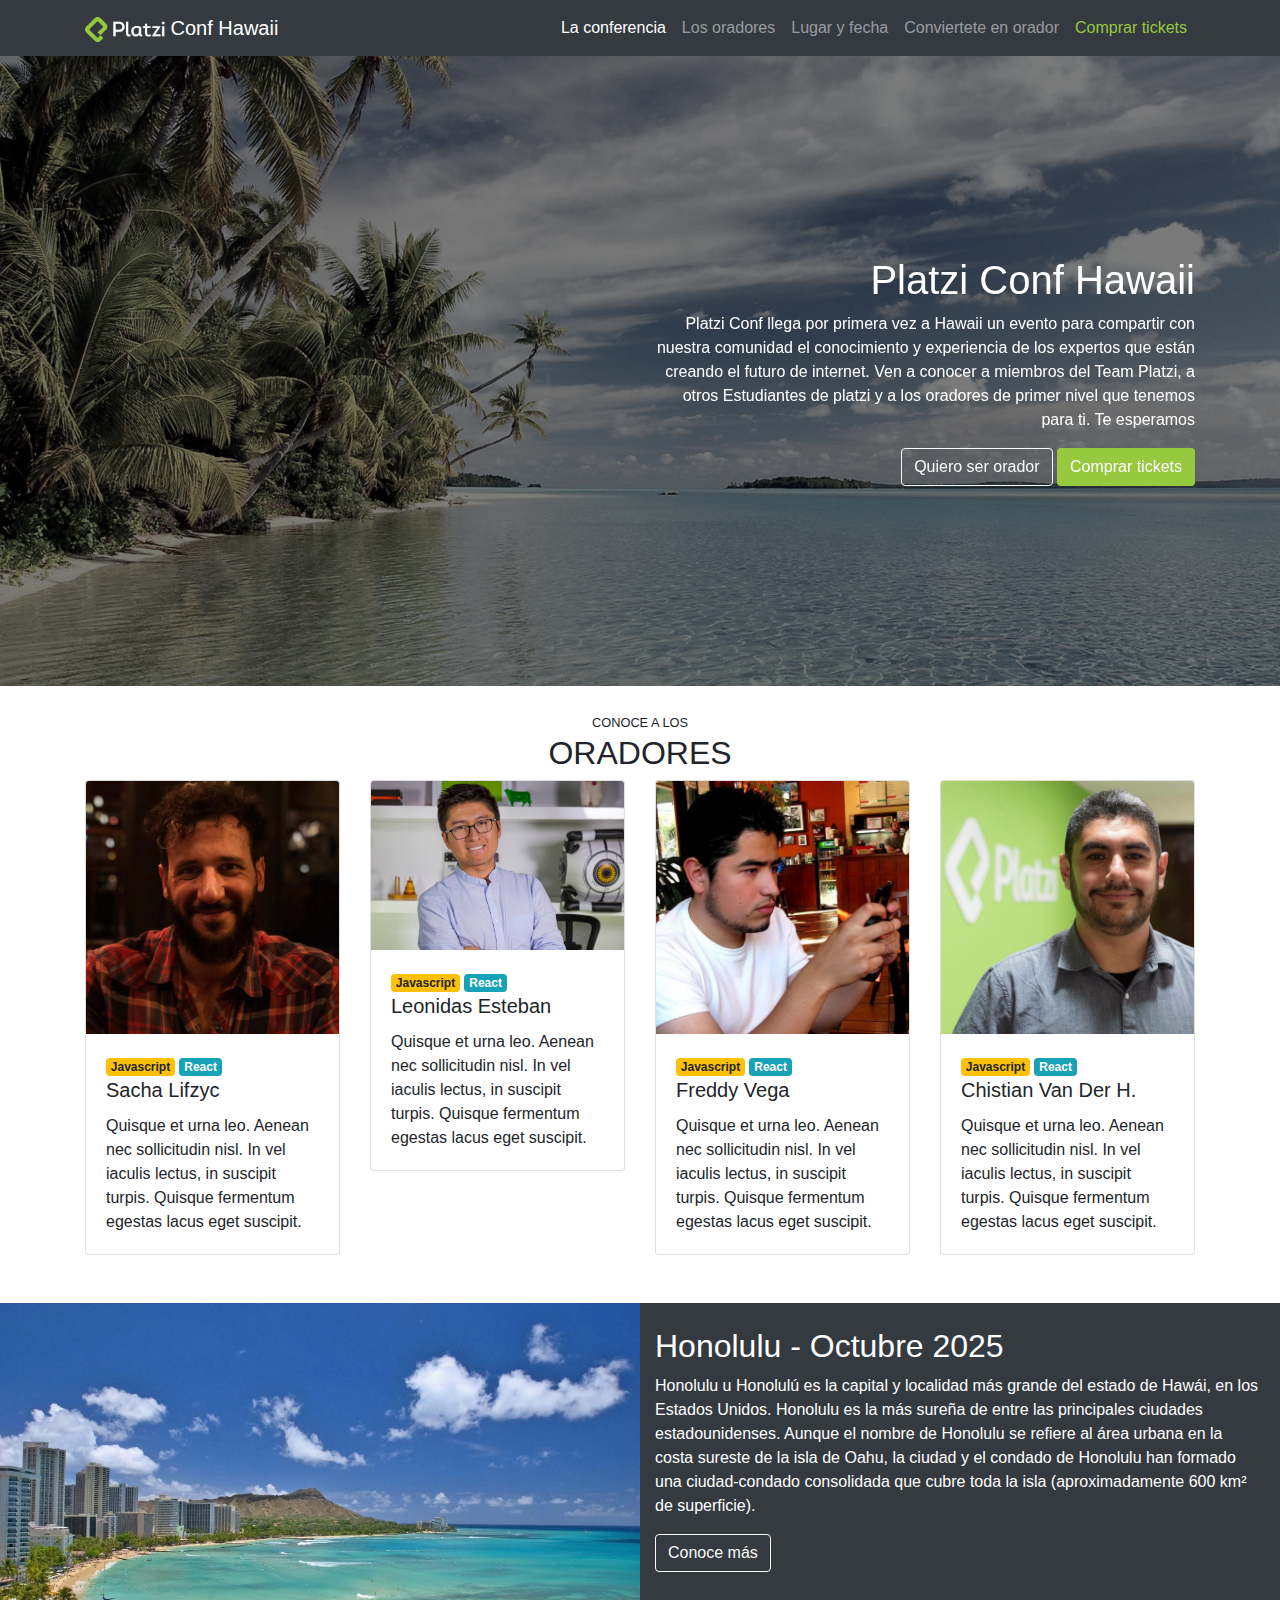
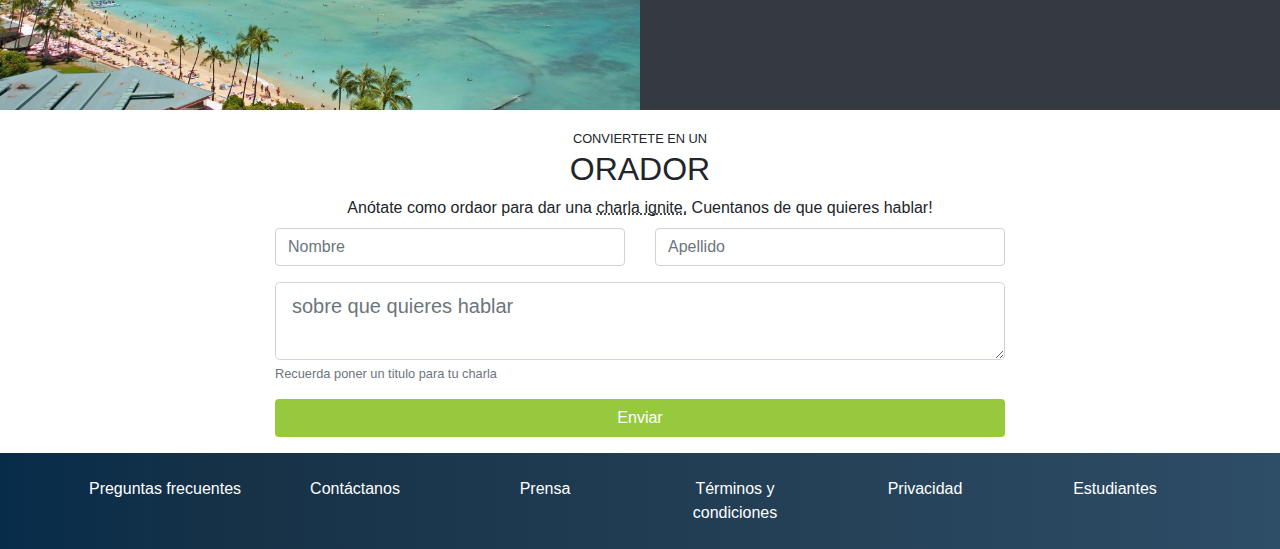
<file: index.html>
<!doctype html>
<html lang="en">
  <head>
    <!-- Required meta tags -->
    <meta charset="utf-8">
    <meta name="viewport" content="width=device-width, initial-scale=1, shrink-to-fit=no">

    <!-- Bootstrap CSS -->
    <link rel="stylesheet" href="https://stackpath.bootstrapcdn.com/bootstrap/4.4.1/css/bootstrap.min.css" integrity="sha384-Vkoo8x4CGsO3+Hhxv8T/Q5PaXtkKtu6ug5TOeNV6gBiFeWPGFN9MuhOf23Q9Ifjh" crossorigin="anonymous">
    <link rel="stylesheet" href="index.css">
    <title>Hello, world!</title>
  </head>
  <body data-spy="scroll" data-target="#navbar" data-offset="57">
    <!-- header -->
    <nav id="header" class="navbar navbar-expand-lg navbar-dark bg-dark sticky-top">
      <div class="container">
        <a class="navbar-brand" href="#">
          <img src="assets/images/platzi-logo.png" alt="Platzi logo">
          Conf Hawaii
        </a>
        <button class="navbar-toggler" type="button" data-toggle="collapse" data-target="#navbar" aria-controls="navbarSupportedContent" aria-expanded="false" aria-label="Toggle navigation">
          <span class="navbar-toggler-icon"></span>
        </button>

        <div class="collapse navbar-collapse" id="navbar">
          <ul class="navbar-nav ml-auto">
            <li class="nav-item active">
              <a class="nav-link" href="#main">La conferencia <span class="sr-only">(current)</span></a>
            </li>
            <li class="nav-item">
              <a class="nav-link" href="#speakers">Los oradores</a>
            </li>
            <li class="nav-item">
              <a class="nav-link" href="#place-time">Lugar y fecha</a>
            </li>
            <li class="nav-item">
              <a class="nav-link" href="#conviertete-en-orador">Conviertete en orador</a>
            </li>
            <li class="nav-item">
              <a class="nav-link text-platzi" href="#" data-toggle="modal" data-target="#modalCompra">Comprar tickets</a>
            </li>
          </ul>
        </div>
      </div>
    </nav>
    <!-- /header -->

    <!--main -->
    <main id="main">
      <div id="carousel" class="carousel slide carousel-fade" data-ride="carousel" data-pause="false">
        <div class="carousel-inner">
          <div class="carousel-item active">
            <img src="assets/images/hawaii.jpg" class="d-block w-100" alt="Hawai 1">
          </div>
          <div class="carousel-item">
            <img src="assets/images/hawaii2.jpg" class="d-block w-100" alt="Hawai 2">
          </div>
          <div class="carousel-item">
            <img src="assets/images/hawaii3.jpeg" class="d-block w-100" alt="Hawai 3">
          </div>
          <div class="overlay">
            <div class="container">
              <div class="row align-items-center">
                <div class="col-md-6 offset-md-6 text-center text-md-right">
                  <h1>Platzi Conf Hawaii</h1>
                  <p class="d-none d-md-block">Platzi Conf llega por primera vez a Hawaii un evento
                    para compartir con nuestra comunidad el conocimiento y
                    experiencia de los expertos que están creando el futuro
                    de internet.
                    Ven a conocer a miembros del Team Platzi, a otros Estudiantes
                    de platzi y a los oradores de primer nivel que tenemos para ti.
                    Te esperamos
                  </p>
                  <a href="#" class="btn btn-outline-light">Quiero ser orador</a>
                  <button type="button" class="btn btn-platzi" data-toggle="modal" data-target="#modalCompra">Comprar tickets</button>
                </div>
              </div>
            </div>
          </div>
        </div>
      </div>
    </main>
    <!--/main -->

    <!--Speakers -->
    <section id="speakers" class="mt-4 mb-4">
      <div class="container">
        <div class="row">
          <div class="col  text-center text-uppercase">
            <small>Conoce a los</small>
            <h2>Oradores</h2>
          </div>
        </div>
        <div class="row">
          <div class="col-md-4 mb-4 col-12 col-sm-6 col-lg-3">
            <div class="card">
              <img src="assets/speakers/sacha.jpg" class="card-img-top" alt="sacha">
              <div class="card-body">
                <div class="badges">
                  <span class="badge badge-warning">Javascript</span>
                  <span class="badge badge-info">React</span>
                </div>
                <h5 class="card-title">Sacha Lifzyc</h5>
                <p class="card-text">Quisque et urna leo. Aenean nec sollicitudin nisl.
                  In vel iaculis lectus, in suscipit turpis. Quisque fermentum egestas
                  lacus eget suscipit.</p>
              </div>
            </div>
          </div>
          <div class="col-md-4 mb-4 col-12 col-sm-6 col-lg-3">
            <div class="card">
              <img src="assets/speakers/leonidas.jpeg" class="card-img-top" alt="leonidas">
              <div class="card-body">
                <div class="badges">
                  <span class="badge badge-warning">Javascript</span>
                  <span class="badge badge-info">React</span>
                </div>
                <h5 class="card-title">Leonidas Esteban</h5>
                <p class="card-text">Quisque et urna leo. Aenean nec sollicitudin nisl.
                  In vel iaculis lectus, in suscipit turpis. Quisque fermentum egestas
                  lacus eget suscipit.</p>
              </div>
            </div>
          </div>
          <div class="col-md-4 mb-4 col-12 col-sm-6 col-lg-3">
            <div class="card">
              <img src="assets/speakers/freddy.jpeg" class="card-img-top" alt="fredy">
              <div class="card-body">
                <div class="badges">
                  <span class="badge badge-warning">Javascript</span>
                  <span class="badge badge-info">React</span>
                </div>
                <h5 class="card-title">Freddy Vega</h5>
                <p class="card-text">Quisque et urna leo. Aenean nec sollicitudin nisl.
                  In vel iaculis lectus, in suscipit turpis. Quisque fermentum egestas
                  lacus eget suscipit.</p>
              </div>
            </div>
          </div>
          <div class="col-md-4 mb-4 col-12 col-sm-6 col-lg-3">
            <div class="card">
              <img src="assets/speakers/cvander.jpeg" class="card-img-top" alt="cvh">
              <div class="card-body">
                <div class="badges">
                  <span class="badge badge-warning">Javascript</span>
                  <span class="badge badge-info">React</span>
                </div>
                <h5 class="card-title">Chistian Van Der H.</h5>
                <p class="card-text">Quisque et urna leo. Aenean nec sollicitudin nisl.
                  In vel iaculis lectus, in suscipit turpis. Quisque fermentum egestas
                  lacus eget suscipit.</p>
              </div>
            </div>
          </div>
        </div>
      </div>
    </section>
    <!--Speakers -->

    <!-- Lugar y Fecha -->
    <section id="place-time">
      <div class="container-fluid">
        <div class="row">
          <div class="col-12 col-lg-6 pl-0 pr-0">
            <img src="assets/images/honolulu.jpg" alt="Honolulu" />
          </div>
          <div class="col-12 col-lg-6 pt-4 pb-4">
            <h2>Honolulu - Octubre 2025</h2>
            <p>
              Honolulu u Honolulú​ es la capital y localidad
              más grande del estado de Hawái,
              en los Estados Unidos.​ Honolulu es la más
              sureña de entre las principales ciudades
              estadounidenses. Aunque el nombre de Honolulu
              se refiere al área urbana en la costa sureste
              de la isla de Oahu, la ciudad y el condado de
               Honolulu han formado una ciudad-condado
               consolidada que cubre toda la isla
               (aproximadamente 600 km² de superficie).
            </p>
            <a class="btn btn-outline-light" href="https://es.wikipedia.org/wiki/Honolulu">Conoce más</a>
          </div>
        </div>
      </div>
    </section>
    <!-- /Lugar y Fecha -->

    <!-- conviertete en orador -->
    <section id="conviertete-en-orador" class="pt-3 pb-3">
      <div class="container">
        <div class="row">
          <div class="col text-uppercase text-center">
            <small>Conviertete en un</small>
            <h2>orador</h2>
          </div>
        </div>
        <div class="row">
          <div class="col text-center">
            Anótate como ordaor para dar una <abbr data-toggle="tootip" title="Charlas de 5 minutos">charla ignite.</abbr>
            Cuentanos de que quieres hablar!
          </div>
        </div>
        <div class="row">
          <div class="col col-md-10 offset-md-1 col-lg-8 offset-lg-2  pt-2">
            <form>
              <div class="row">
                <div class="form-group col-12 col-md-6">
                  <input type="text" class="form-control" placeholder="Nombre">
                </div>
                <div class="form-group col-12 col-md-6">
                  <input type="text" class="form-control" placeholder="Apellido">
                </div>
              </div>
              <div class="form-row">
                <div class="form-group col">
                  <textarea name="text" class="form-control form-control-lg" placeholder="sobre que quieres hablar"></textarea>
                  <small class="form-text text-muted">
                    Recuerda poner un titulo para tu charla
                  </small>
                </div>
              </div>
              <div class="form-row">
                <div class="col">
                  <button type="button" class="btn btn-platzi btn-block">Enviar</button>
                </div>
              </div>
            </form>
          </div>
        </div>
      </div>
    </section>
    <!-- /conviertete en orador -->

    <!-- Footer  -->
    <footer id="footer" class="pb-4 pt-4">
      <div class="container">
        <div class="row text-center">
          <div class="col-12 col-lg">
            <a href="#">Preguntas frecuentes</a>
          </div>
          <div class="col-12 col-lg">
            <a href="#">Contáctanos</a>
          </div>
          <div class="col-12 col-lg">
            <a href="#">Prensa</a>
          </div>
          <div class="col-12 col-lg">
            <a href="#">Términos y condiciones</a>
          </div>
          <div class="col-12 col-lg">
            <a href="#">Privacidad</a>
          </div>
          <div class="col-12 col-lg">
            <a href="#">Estudiantes</a>
          </div>
        </div>
      </div>
    </footer>
    <!-- /Footer  -->

    <!-- Modal -->
    <div class="modal fade" id="modalCompra" tabindex="-1" role="dialog" aria-labelledby="exampleModalCenterTitle" aria-hidden="true">
      <div class="modal-dialog modal-dialog-centered" role="document">
        <div class="modal-content">
          <div class="modal-header">
            <h5 class="modal-title" id="exampleModalCenterTitle">Comprar tickets</h5>
            <button type="button" class="close" data-dismiss="modal" aria-label="Close">
              <span aria-hidden="true">&times;</span>
            </button>
          </div>
          <div class="modal-body">
            <form>
              <div class="form-row">
                <div class="form-group col">
                  <div class="input-group mb-3">
                    <div class="input-group-prepend">
                      <span class="input-group-text" id="basic-addon1">@</span>
                    </div>
                    <input type="text" class="form-control" placeholder="Username" aria-label="Username" aria-describedby="basic-addon1">
                  </div>
                </div>
              </div>
            </form>
            <div class="alert alert-warning" role="alert">
              Recibiras un correo de confirmación si sales sorteado
            </div>
          </div>
          <div class="modal-footer">
            <button type="button" class="btn btn-secondary" data-dismiss="modal">Cancelar</button>
            <button type="button" class="btn btn-platzi">Comprar</button>
          </div>
        </div>
      </div>
    </div>
    <!-- /Modal -->

    <!-- Optional JavaScript -->
    <!-- jQuery first, then Popper.js, then Bootstrap JS -->
    <script src="https://code.jquery.com/jquery-3.4.1.slim.min.js" integrity="sha384-J6qa4849blE2+poT4WnyKhv5vZF5SrPo0iEjwBvKU7imGFAV0wwj1yYfoRSJoZ+n" crossorigin="anonymous"></script>
    <script src="https://cdn.jsdelivr.net/npm/popper.js@1.16.0/dist/umd/popper.min.js" integrity="sha384-Q6E9RHvbIyZFJoft+2mJbHaEWldlvI9IOYy5n3zV9zzTtmI3UksdQRVvoxMfooAo" crossorigin="anonymous"></script>
    <script src="https://stackpath.bootstrapcdn.com/bootstrap/4.4.1/js/bootstrap.min.js" integrity="sha384-wfSDF2E50Y2D1uUdj0O3uMBJnjuUD4Ih7YwaYd1iqfktj0Uod8GCExl3Og8ifwB6" crossorigin="anonymous"></script>
    <script src="index.js"></script>
  </body>
</html>
</file>
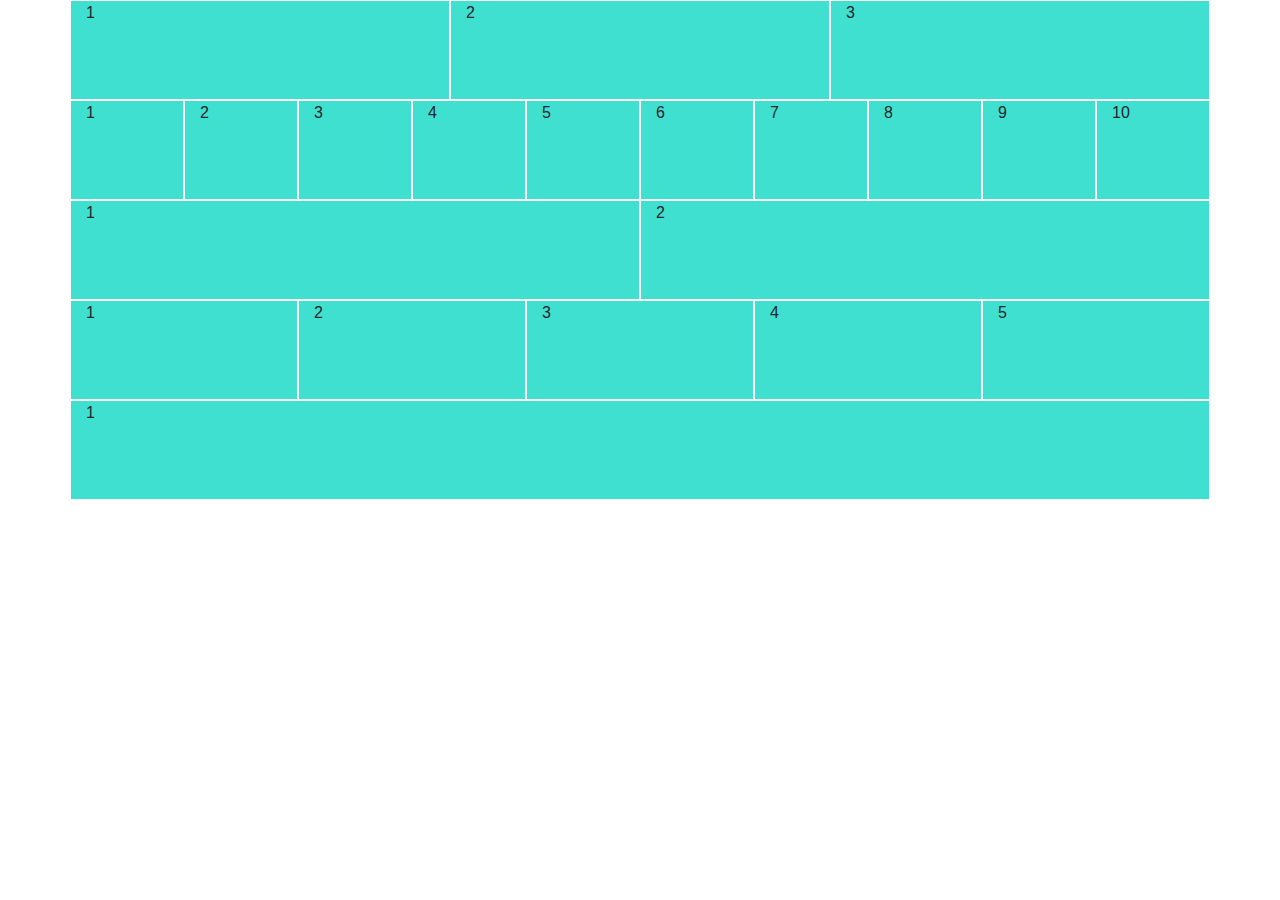
<file: desafio1.html>
<!doctype html>
<html lang="en">
  <head>
    <!-- Required meta tags -->
    <meta charset="utf-8">
    <meta name="viewport" content="width=device-width, initial-scale=1, shrink-to-fit=no">

    <!-- Bootstrap CSS -->
    <link rel="stylesheet" href="https://stackpath.bootstrapcdn.com/bootstrap/4.4.1/css/bootstrap.min.css" integrity="sha384-Vkoo8x4CGsO3+Hhxv8T/Q5PaXtkKtu6ug5TOeNV6gBiFeWPGFN9MuhOf23Q9Ifjh" crossorigin="anonymous">
    <style media="screen">
      .col {
        border: 1px solid white;
        width: 100%;
        height: 100px;
      }
    </style>
    <title>Hello, world!</title>
  </head>
  <body>
    <div class="container" style="background: lightgreen">
      <div class="row">
         <div class="col" style="background: turquoise">
           1
         </div>
         <div class="col" style="background: turquoise">
           2
         </div>
         <div class="col" style="background: turquoise">
           3
         </div>
      </div>

      <div class="row">
         <div class="col" style="background: turquoise">
           1
         </div>
         <div class="col" style="background: turquoise">
           2
         </div>
         <div class="col" style="background: turquoise">
           3
         </div>
         <div class="col" style="background: turquoise">
           4
         </div>
         <div class="col" style="background: turquoise">
           5
         </div>
         <div class="col" style="background: turquoise">
           6
         </div>
         <div class="col" style="background: turquoise">
           7
         </div>
         <div class="col" style="background: turquoise">
           8
         </div>
         <div class="col" style="background: turquoise">
           9
         </div>
         <div class="col" style="background: turquoise">
           10
         </div>
      </div>

      <div class="row">
         <div class="col" style="background: turquoise">
           1
         </div>
         <div class="col" style="background: turquoise">
           2
         </div>
      </div>

      <div class="row">
         <div class="col" style="background: turquoise">
           1
         </div>
         <div class="col" style="background: turquoise">
           2
         </div>
         <div class="col" style="background: turquoise">
           3
         </div>
         <div class="col" style="background: turquoise">
           4
         </div>
         <div class="col" style="background: turquoise">
           5
         </div>
      </div>

      <div class="row">
         <div class="col" style="background: turquoise">
           1
         </div>
      </div>
    </div>





    <!-- Optional JavaScript -->
    <!-- jQuery first, then Popper.js, then Bootstrap JS -->
    <script src="https://code.jquery.com/jquery-3.4.1.slim.min.js" integrity="sha384-J6qa4849blE2+poT4WnyKhv5vZF5SrPo0iEjwBvKU7imGFAV0wwj1yYfoRSJoZ+n" crossorigin="anonymous"></script>
    <script src="https://cdn.jsdelivr.net/npm/popper.js@1.16.0/dist/umd/popper.min.js" integrity="sha384-Q6E9RHvbIyZFJoft+2mJbHaEWldlvI9IOYy5n3zV9zzTtmI3UksdQRVvoxMfooAo" crossorigin="anonymous"></script>
    <script src="https://stackpath.bootstrapcdn.com/bootstrap/4.4.1/js/bootstrap.min.js" integrity="sha384-wfSDF2E50Y2D1uUdj0O3uMBJnjuUD4Ih7YwaYd1iqfktj0Uod8GCExl3Og8ifwB6" crossorigin="anonymous"></script>
  </body>
</html>
</file>
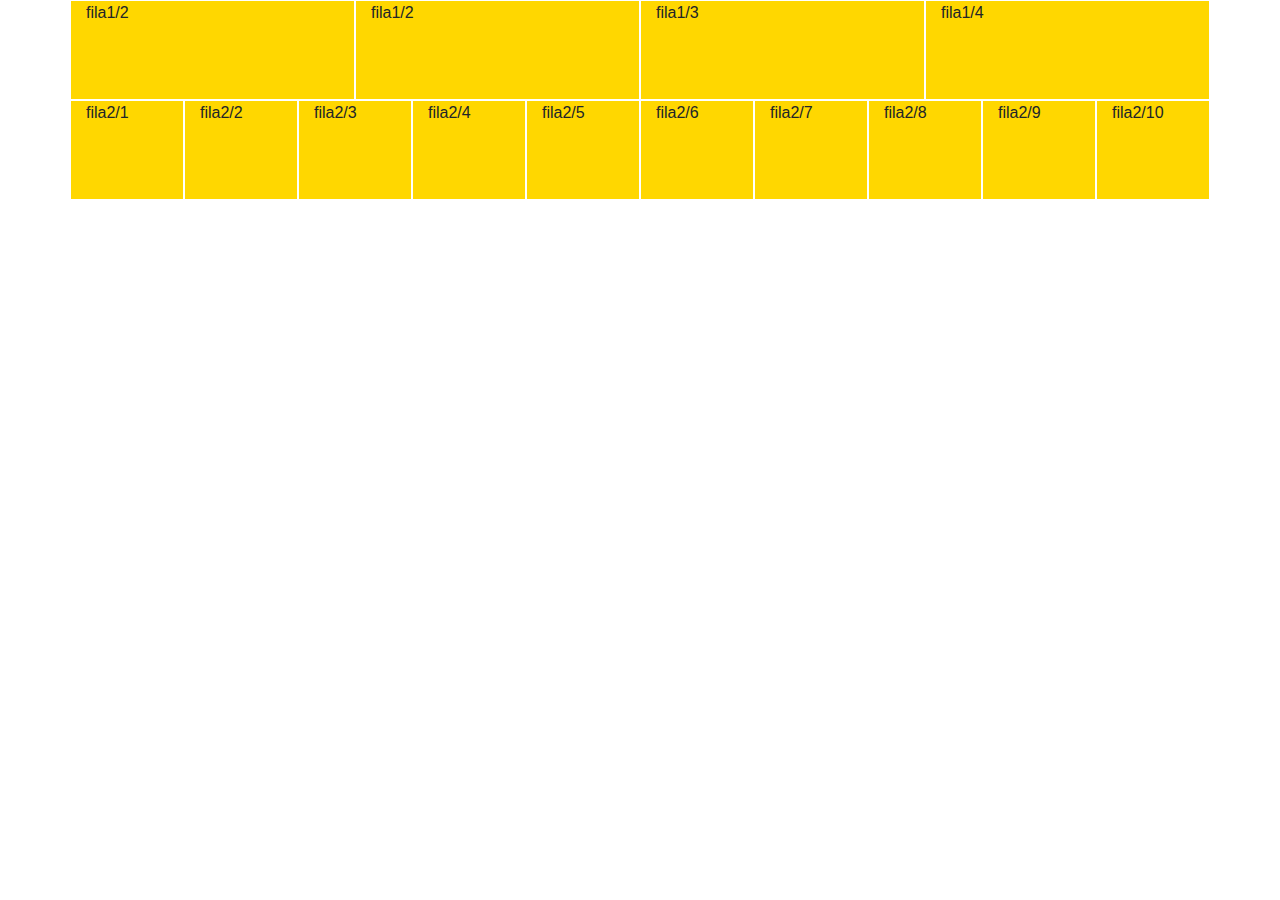
<file: desafio2.html>
<!doctype html>
<html lang="en">
  <head>
    <!-- Required meta tags -->
    <meta charset="utf-8">
    <meta name="viewport" content="width=device-width, initial-scale=1, shrink-to-fit=no">

    <!-- Bootstrap CSS -->
    <link rel="stylesheet" href="https://stackpath.bootstrapcdn.com/bootstrap/4.4.1/css/bootstrap.min.css" integrity="sha384-Vkoo8x4CGsO3+Hhxv8T/Q5PaXtkKtu6ug5TOeNV6gBiFeWPGFN9MuhOf23Q9Ifjh" crossorigin="anonymous">
    <style media="screen">
      .col {
        border: 1px solid white;
        width: 100%;
        height: 100px;
      }
    </style>
    <title>Hello, world!</title>
  </head>
  <body>
    <div class="container" style="background: gold">
      <div class="row">
         <div class="col col-lg-3 col-md-3 col-6" style="background: gold">
           fila1/2
         </div>
         <div class="col col-lg-3 col-md-3 col-6" style="background: gold">
           fila1/2
         </div>
         <div class="col col-lg-3 col-md-3 col-6" style="background: gold">
           fila1/3
         </div>
         <div class="col col-lg-3 col-md-3 col-6" style="background: gold">
           fila1/4
         </div>
      </div>

      <div class="row">
         <div class="col col-lg col-md-6 col-sm-6 col-12" style="background: gold">
           fila2/1
         </div>
         <div class="col col-lg col-md-6 col-sm-6 col-12" style="background: gold">
           fila2/2
         </div>
         <div class="col col-lg col-md-6 col-sm-6 col-12" style="background: gold">
           fila2/3
         </div>
         <div class="col col-lg col-md-6 col-sm-6 col-12" style="background: gold">
           fila2/4
         </div>
         <div class="col col-lg col-md-6 col-sm-6 col-12" style="background: gold">
           fila2/5
         </div>
         <div class="col col-lg col-md-6 col-sm-6 col-12" style="background: gold">
           fila2/6
         </div>
         <div class="col col-lg col-md-6 col-sm-6 col-12" style="background: gold">
           fila2/7
         </div>
         <div class="col col-lg col-md-6 col-sm-6 col-12" style="background: gold">
           fila2/8
         </div>
         <div class="col col-lg col-md-6 col-sm-6 col-12" style="background: gold">
           fila2/9
         </div>
         <div class="col col-lg col-md-6 col-sm-6 col-12" style="background: gold">
           fila2/10
         </div>
      </div>


    </div>





    <!-- Optional JavaScript -->
    <!-- jQuery first, then Popper.js, then Bootstrap JS -->
    <script src="https://code.jquery.com/jquery-3.4.1.slim.min.js" integrity="sha384-J6qa4849blE2+poT4WnyKhv5vZF5SrPo0iEjwBvKU7imGFAV0wwj1yYfoRSJoZ+n" crossorigin="anonymous"></script>
    <script src="https://cdn.jsdelivr.net/npm/popper.js@1.16.0/dist/umd/popper.min.js" integrity="sha384-Q6E9RHvbIyZFJoft+2mJbHaEWldlvI9IOYy5n3zV9zzTtmI3UksdQRVvoxMfooAo" crossorigin="anonymous"></script>
    <script src="https://stackpath.bootstrapcdn.com/bootstrap/4.4.1/js/bootstrap.min.js" integrity="sha384-wfSDF2E50Y2D1uUdj0O3uMBJnjuUD4Ih7YwaYd1iqfktj0Uod8GCExl3Og8ifwB6" crossorigin="anonymous"></script>
  </body>
</html>
</file>
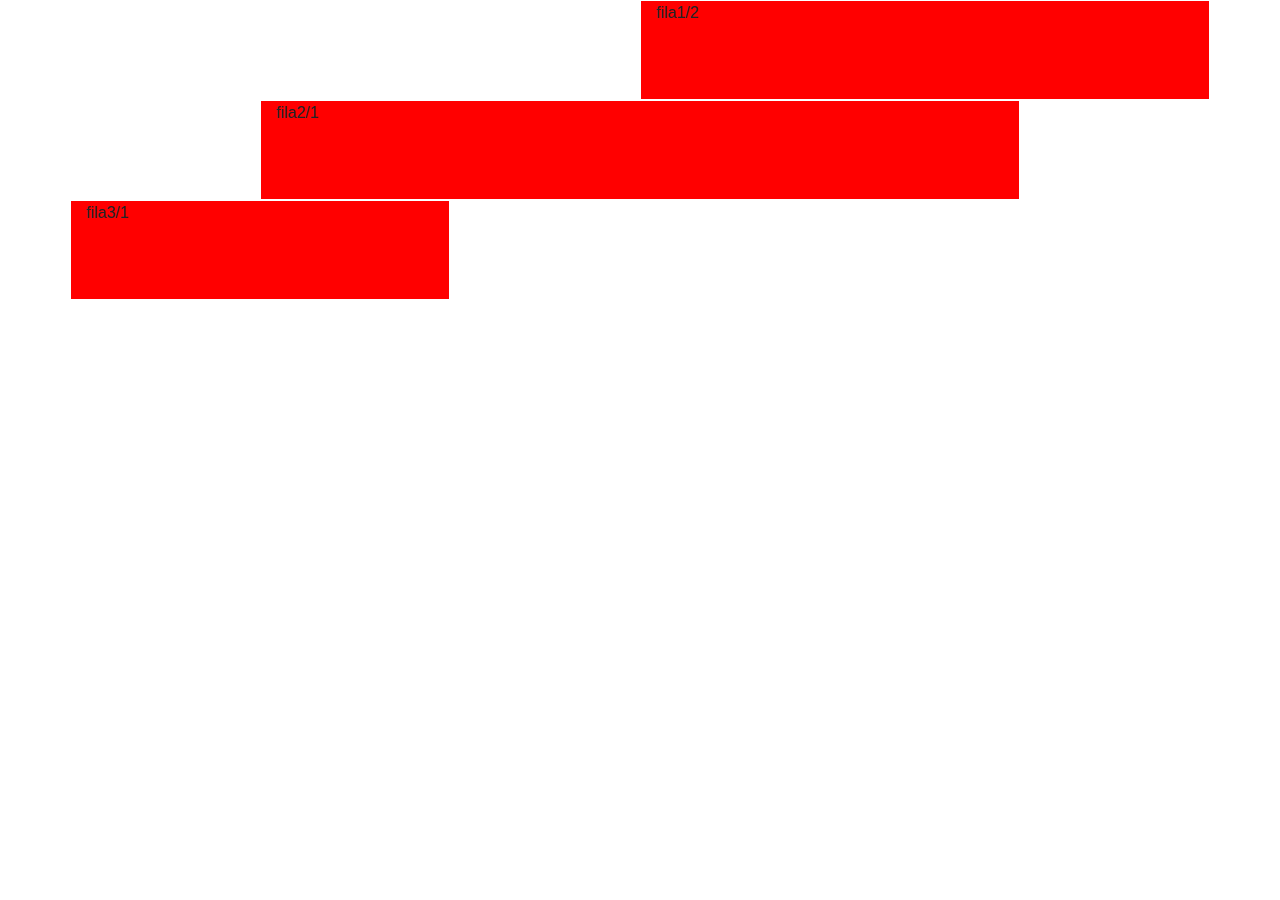
<file: desafio3.html>
<!doctype html>
<html lang="en">
  <head>
    <!-- Required meta tags -->
    <meta charset="utf-8">
    <meta name="viewport" content="width=device-width, initial-scale=1, shrink-to-fit=no">

    <!-- Bootstrap CSS -->
    <link rel="stylesheet" href="https://stackpath.bootstrapcdn.com/bootstrap/4.4.1/css/bootstrap.min.css" integrity="sha384-Vkoo8x4CGsO3+Hhxv8T/Q5PaXtkKtu6ug5TOeNV6gBiFeWPGFN9MuhOf23Q9Ifjh" crossorigin="anonymous">
    <style media="screen">
      .col {
        border: 1px solid white;
        width: 100%;
        height: 100px;
      }
    </style>
    <title>Hello, world!</title>
  </head>
  <body>
    <div class="container" style="background: white">
      <div class="row">
         <div class="col col-md-6 offset-md-6" style="background: red">
           fila1/2
         </div>
      </div>

      <div class="row">
         <div class="col col-md-8 offset-md-2 col-sm-8 col-8" style="background: red">
           fila2/1
         </div>
      </div>

      <div class="row">
         <div class="col col-sm-3 offset-sm-9 offset-9 col-md-4 offset-md-0" style="background: red">
           fila3/1
         </div>
      </div>


    </div>





    <!-- Optional JavaScript -->
    <!-- jQuery first, then Popper.js, then Bootstrap JS -->
    <script src="https://code.jquery.com/jquery-3.4.1.slim.min.js" integrity="sha384-J6qa4849blE2+poT4WnyKhv5vZF5SrPo0iEjwBvKU7imGFAV0wwj1yYfoRSJoZ+n" crossorigin="anonymous"></script>
    <script src="https://cdn.jsdelivr.net/npm/popper.js@1.16.0/dist/umd/popper.min.js" integrity="sha384-Q6E9RHvbIyZFJoft+2mJbHaEWldlvI9IOYy5n3zV9zzTtmI3UksdQRVvoxMfooAo" crossorigin="anonymous"></script>
    <script src="https://stackpath.bootstrapcdn.com/bootstrap/4.4.1/js/bootstrap.min.js" integrity="sha384-wfSDF2E50Y2D1uUdj0O3uMBJnjuUD4Ih7YwaYd1iqfktj0Uod8GCExl3Og8ifwB6" crossorigin="anonymous"></script>
  </body>
</html>
</file>
<file: index.css>
.text-platzi {
  color: #97c93e !important;
}
.btn-platzi{
  background-color: #97c93e;
  color: white;
}

.btn-platzi:hover{
  background-color: #82ad34;
  color: white;
}

#header img{
  width: 80px;
}

#main .carousel-inner img{
  max-height: 70vh;
  object-fit: cover;
  filter: grayscale(70%);
}

#carousel {
  position: relative;
}

#carousel .overlay{
  z-index: 1;
  position: absolute;
  top: 0;
  bottom: 0;
  left: 0;
  right: 0;
  background-color: rgba(0, 0, 0, 0.5);
  color: white;
}

#carousel .overlay .container,
#carousel .overlay .row{
  height: 100%;
}

#place-time{
  background-color: #343a40 !important;
  color: white;
}

#place-time img{
  max-width: 100%;
}

#footer{
background: linear-gradient(to right, rgba(7,44,75,1) 0%, rgba(23,50,71,1) 19%, rgba(37,66,89,1) 67%, rgba(46,77,102,1) 100%);
 filter: progid:DXImageTransform.Microsoft.gradient( startColorstr='#072c4b', endColorstr='#2e4d66', GradientType=1 );
}

#footer a {
  color: white;
}
</file>
